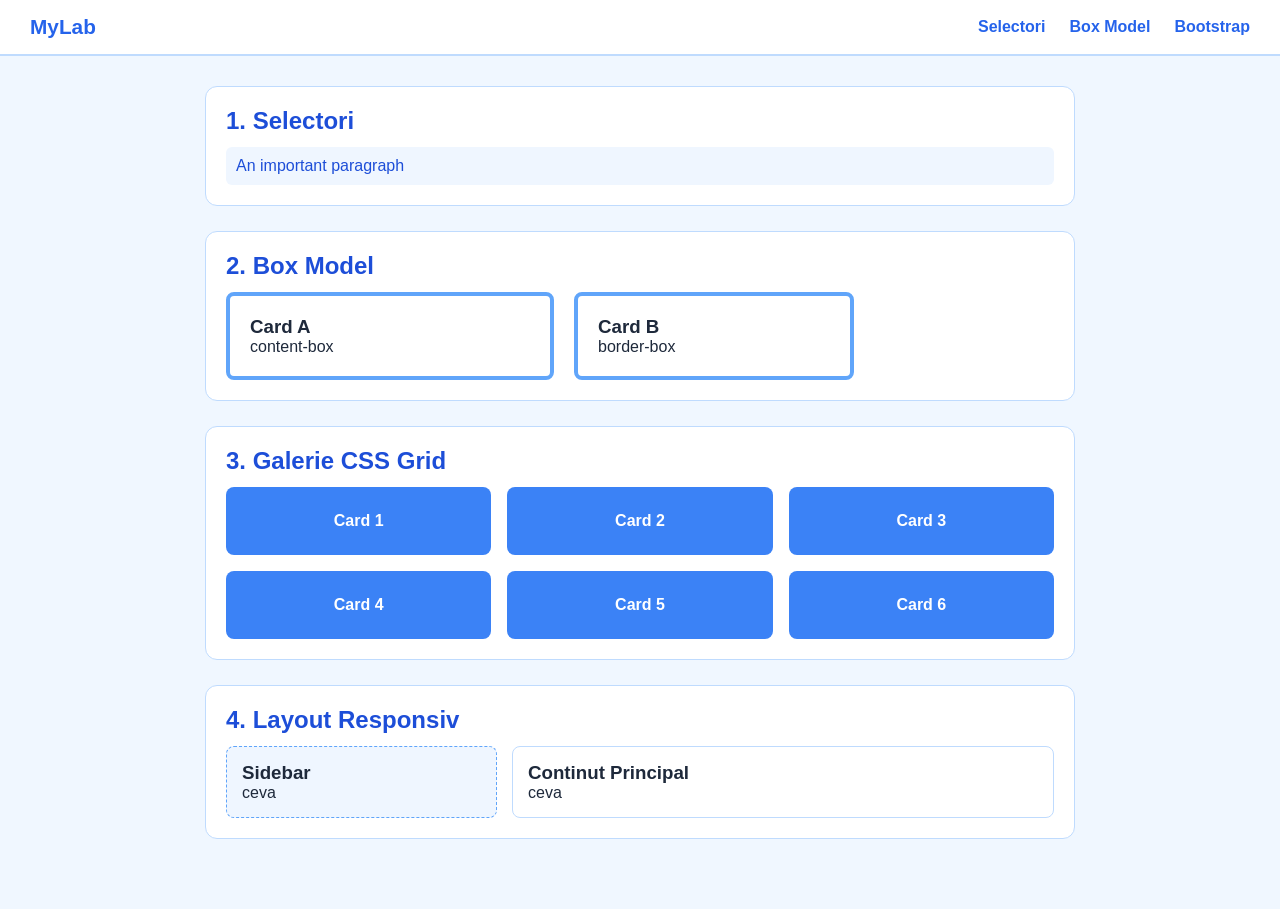
<file: project-lab/index.html>
<!DOCTYPE html>
<html lang="ro">
<head>
    <meta charset="UTF-8">
    <meta name="viewport" content="width=device-width, initial-scale=1.0">
    <title>Laborator 3 TW</title>
    <link rel="stylesheet" href="css/style.css">
</head>
<body>

    <header>
        <nav>
            <div class="brand">MyLab</div>
            <div class="nav-links">
                <a href="#selectors">Selectori</a>
                <a href="#box-model">Box Model</a>
                <a href="bootstrap-gallery.html">Bootstrap</a>
            </div>
        </nav>
    </header>

    <main class="page-container">

        <section id="selectors" class="lab-section">
            <h2>1. Selectori</h2>
            <p class="important">An important paragraph</p>
        </section>

        <section id="box-model" class="lab-section">
            <h2>2. Box Model</h2>
            <div class="box-model-demo">
                <div class="card card-a">
                    <h3>Card A</h3>
                    <p>content-box</p>
                </div>
                <div class="card card-b">
                    <h3>Card B</h3>
                    <p>border-box </p>
                </div>
            </div>
        </section>

        <section id="grid-gallery" class="lab-section">
            <h2>3. Galerie CSS Grid</h2>
            <div class="gallery">
                <div class="gallery-card">Card 1</div>
                <div class="gallery-card">Card 2</div>
                <div class="gallery-card">Card 3</div>
                <div class="gallery-card">Card 4</div>
                <div class="gallery-card">Card 5</div>
                <div class="gallery-card">Card 6</div>
            </div>
        </section>

        <section id="responsive-layout" class="lab-section">
            <h2>4. Layout Responsiv</h2>
            <div class="layout">
                <aside class="sidebar">
                    <h3>Sidebar</h3>
                    <p>ceva</p>
                </aside>
                <div class="main-content">
                    <h3>Continut Principal</h3>
                    <p>ceva</p>
                </div>
            </div>
        </section>

    </main>

</body>
</html>
</file>
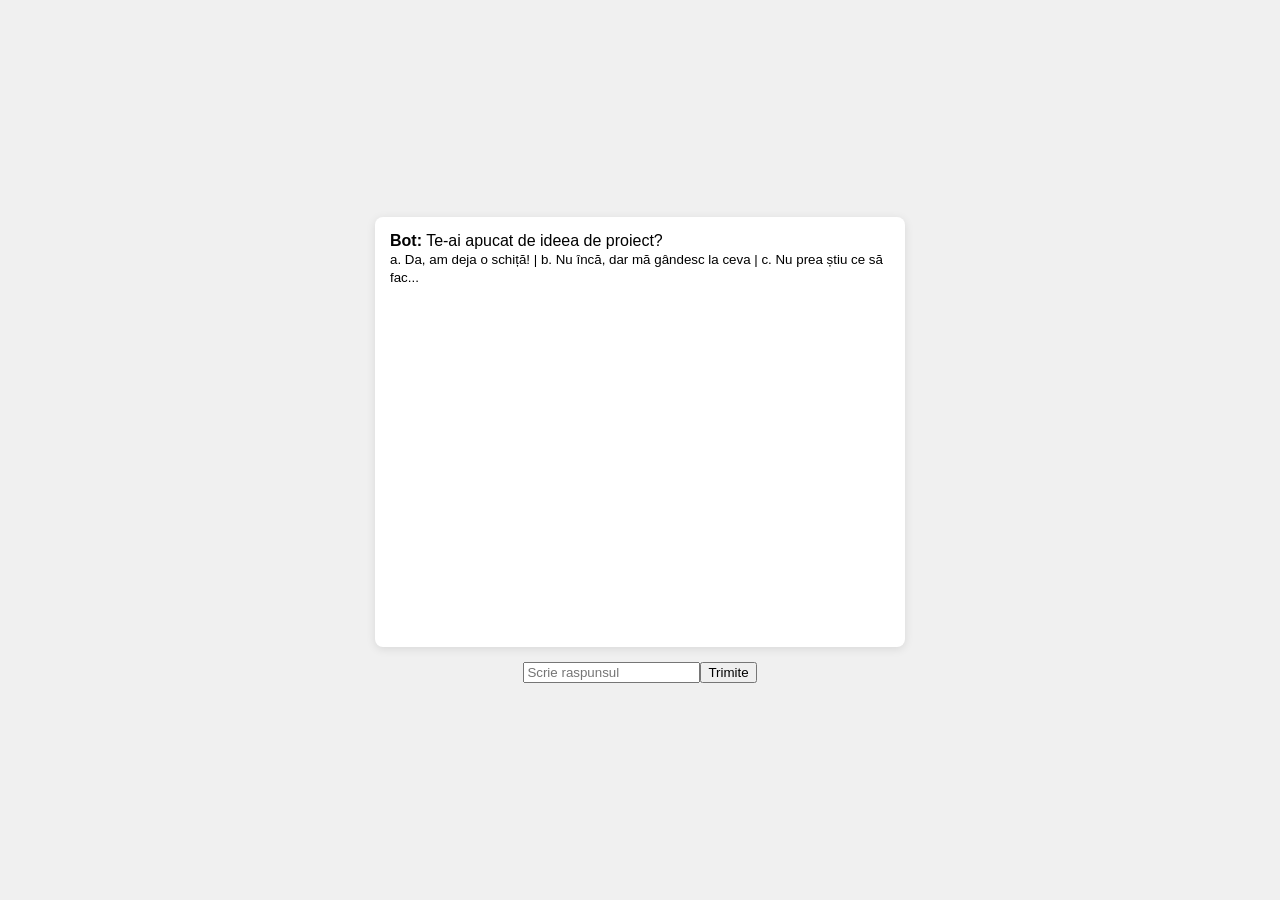
<file: HTML/chatbot.html>
<!DOCTYPE html>
<html lang="en">
<head>
    <meta charset="UTF-8">
    <meta name="viewport" content="width=device-width, initial-scale=1.0">
    <title>Chatbot</title>
    <link rel="stylesheet" href="../CSS/style.css">
    <link rel="stylesheet" href="../CSS/chatbot_style.css">
</head>
<body>
    <div class="chat-container" id="chat-container"></div>
    <form id="chat-form">
        <input type="text" id="user-input" placeholder="Scrie raspunsul " autocomplete="off">
        <button type="submit">Trimite</button>
    </form>
    
    <script src="../JS/chatbot_js.js"></script>
</body>
</html>
</file>
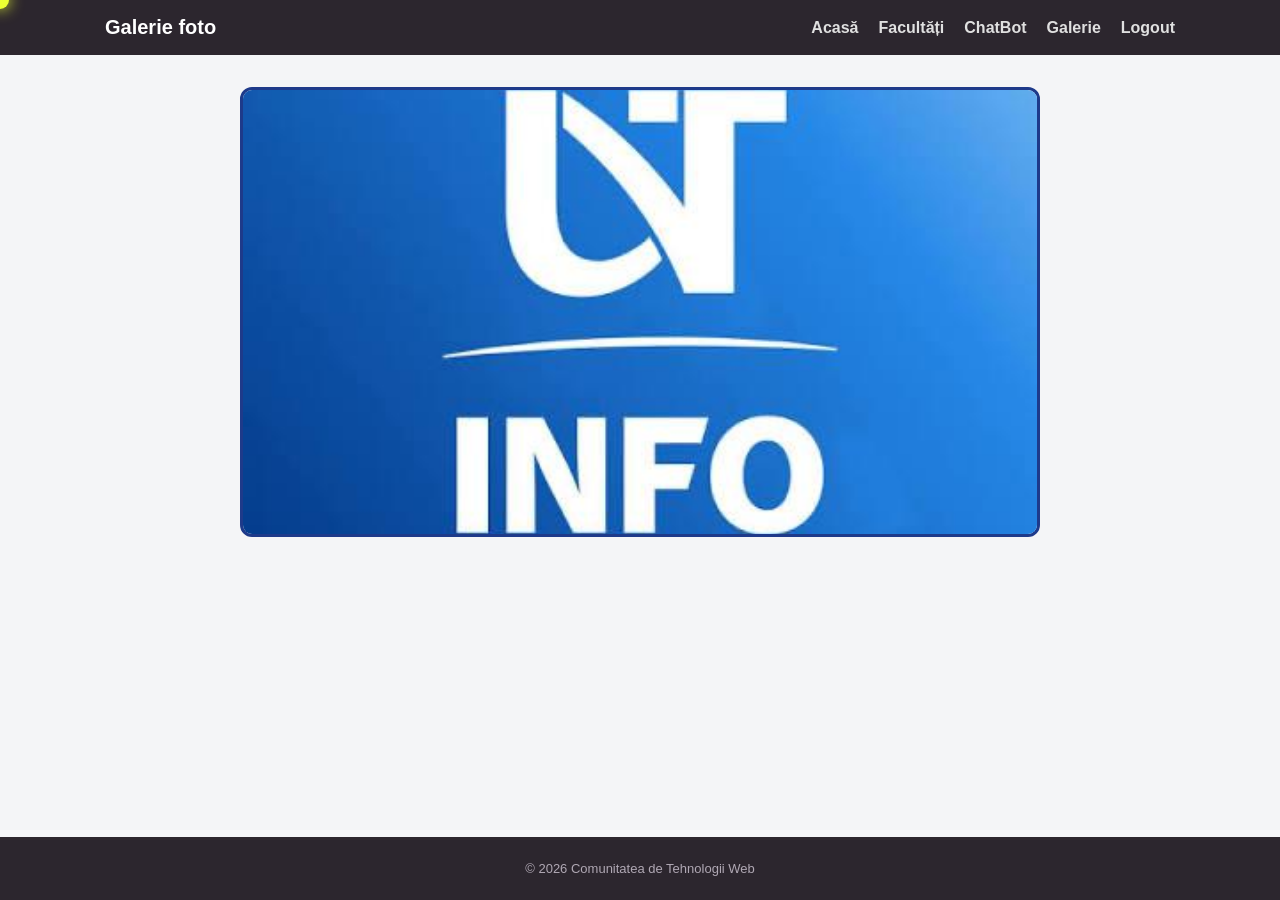
<file: HTML/galerie.html>
<!DOCTYPE html>
<html lang="ro">
<head>
    <meta charset="UTF-8">
    <meta name="viewport" content="width=device-width, initial-scale=1.0">
    <title>Galerie - Comunitatea de Tehnologii Web</title>
    <link rel="stylesheet" href="../CSS/home_style.css">
    <link rel="stylesheet" href="../CSS/galerie.css">
    <link rel="stylesheet" href="../CSS/cursor.css">
</head>
<body>
    <header>
        <div class="container header-container">
            <h1>Galerie foto</h1>
            <nav>
                <a href="home.html">Acasă</a>
                <a href="universities.html">Facultăți</a>
                <a href="chatbot.html">ChatBot</a>
                <a href="galerie.html">Galerie</a>
                <a href="login.html" class="logout-link">Logout</a>
            </nav>
        </div>
    </header>

    <main class="container">
        <!-- Container principal pentru carusel -->
        <div class="carousel-container">
            <!-- Container pentru imaginea mare -->
            <div class="carousel-view">
                <!-- Imaginea curenta din carusel -->
                <img id="carousel-image" src="../MEDIA/login-bg.jpg" alt="Carusel">
            </div>
        </div>
    </main>

    <footer>
        <div class="container footer-container">
            <p>&copy; 2026 Comunitatea de Tehnologii Web</p>
        </div>
    </footer>

    <script src="../JS/cursor.js"></script>
    <script src="../JS/galerie.js"></script>
</body>
</html>
</file>
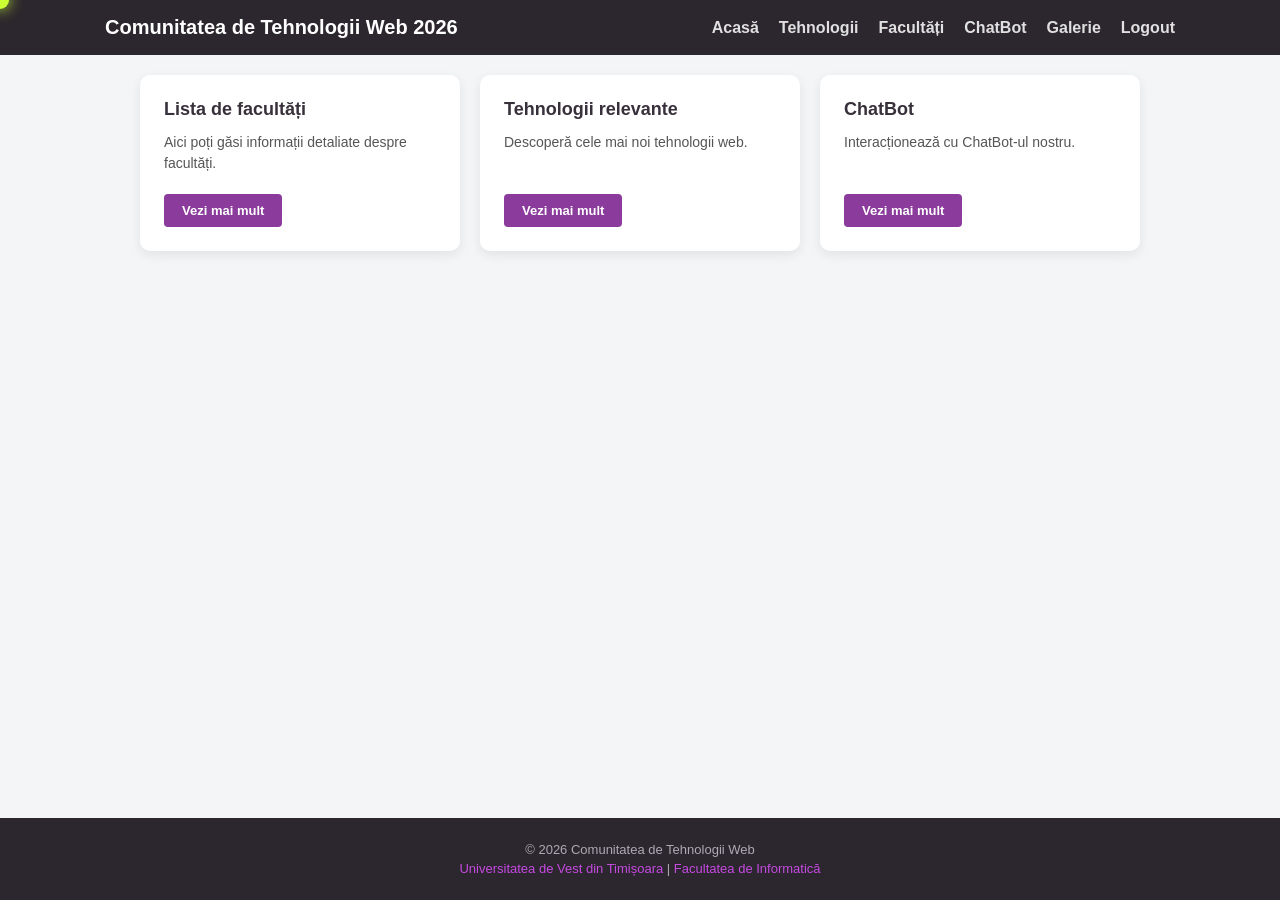
<file: HTML/home.html>
<!DOCTYPE html>
<html lang="ro">
<head>
    <meta charset="UTF-8">
    <meta name="viewport" content="width=device-width, initial-scale=1.0">
    <title>Home - Comunitatea de Tehnologii Web</title>
    <link rel="stylesheet" href="../CSS/home_style.css">
    <link rel="stylesheet" href="../CSS/cursor.css">
</head>
<body>
    <header>
        <div class="container header-container">
            <h1>Comunitatea de Tehnologii Web 2026</h1>
            <nav>
                <a href="home.html">Acasă</a>
                <a href="#tehnologii">Tehnologii</a>
                <a href="universities.html">Facultăți</a>
                <a href="chatbot.html">ChatBot</a>
                <a href="galerie.html">Galerie</a>
                <a href="login.html" class="logout-link">Logout</a>
            </nav>
        </div>
    </header>
    
    <main class="container">
    <section class="columns">
        <div class="column">
        <h2>Lista de facultăți</h2>
        <p>Aici poți găsi informații detaliate despre facultăți.</p>
        <a href="universities.html" class="btn">Vezi mai mult</a>
    </div>

        <div class="column">
            <h2>Tehnologii relevante</h2>
            <p>Descoperă cele mai noi tehnologii web.</p>
            <a href="#technologies" class="btn">Vezi mai mult</a>
        </div>

        <div class="column">
            <h2>ChatBot</h2>
            <p>Interacționează cu ChatBot-ul nostru.</p>
            <a href="chatbot.html" class="btn">Vezi mai mult</a>
        </div>
    </section>
</main>

    <footer>
        <div class="container footer-container">
            <p>&copy; 2026 Comunitatea de Tehnologii Web</p>
            <p>
                <a href="https://www.uvt.ro" target="_blank">Universitatea de Vest din Timișoara</a> |
                <a href="https://info.uvt.ro/" target="_blank">Facultatea de Informatică</a>
            </p>
        </div>
    </footer>

    <script src="../JS/cursor.js"></script>
</body>
</html>
</file>
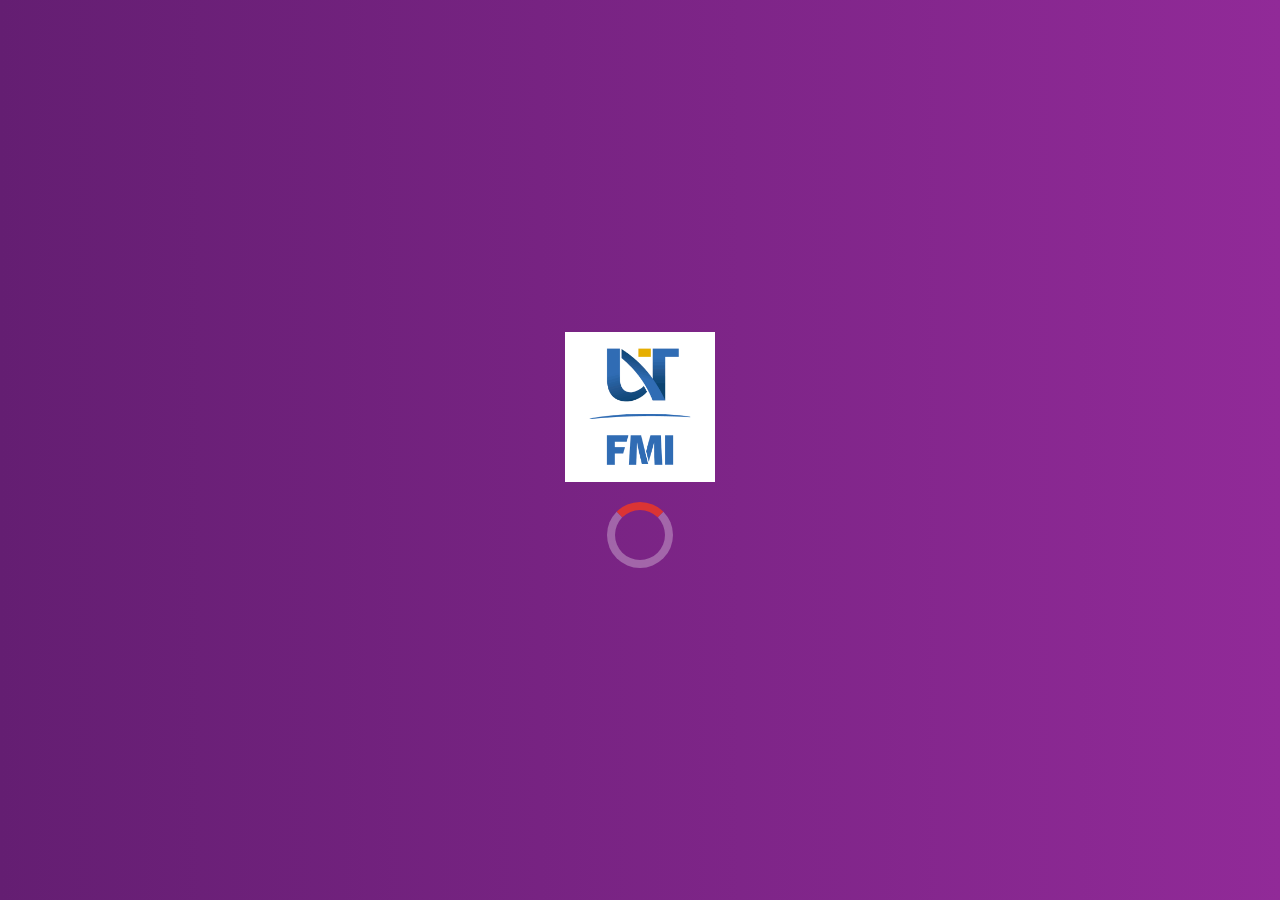
<file: HTML/loading.html>
<!DOCTYPE html>
<html lang="en">
<head>
    <meta charset="UTF-8">
    <meta name="viewport" content="width=device-width, initial-scale=1.0">
    <title>Loading...</title>
    <meta http-equiv="refresh" content="2;url=login.html">
    <link rel="stylesheet" href="../CSS/style.css">
    <link rel="stylesheet" href="../CSS/loading_style.css">
</head>
<body>
    <div class="loading-container">
        <img src="../MEDIA/logo.png" alt="Logo" class="logo">
        <div class="loader"></div>
    </div>
</body>
</html>
</file>
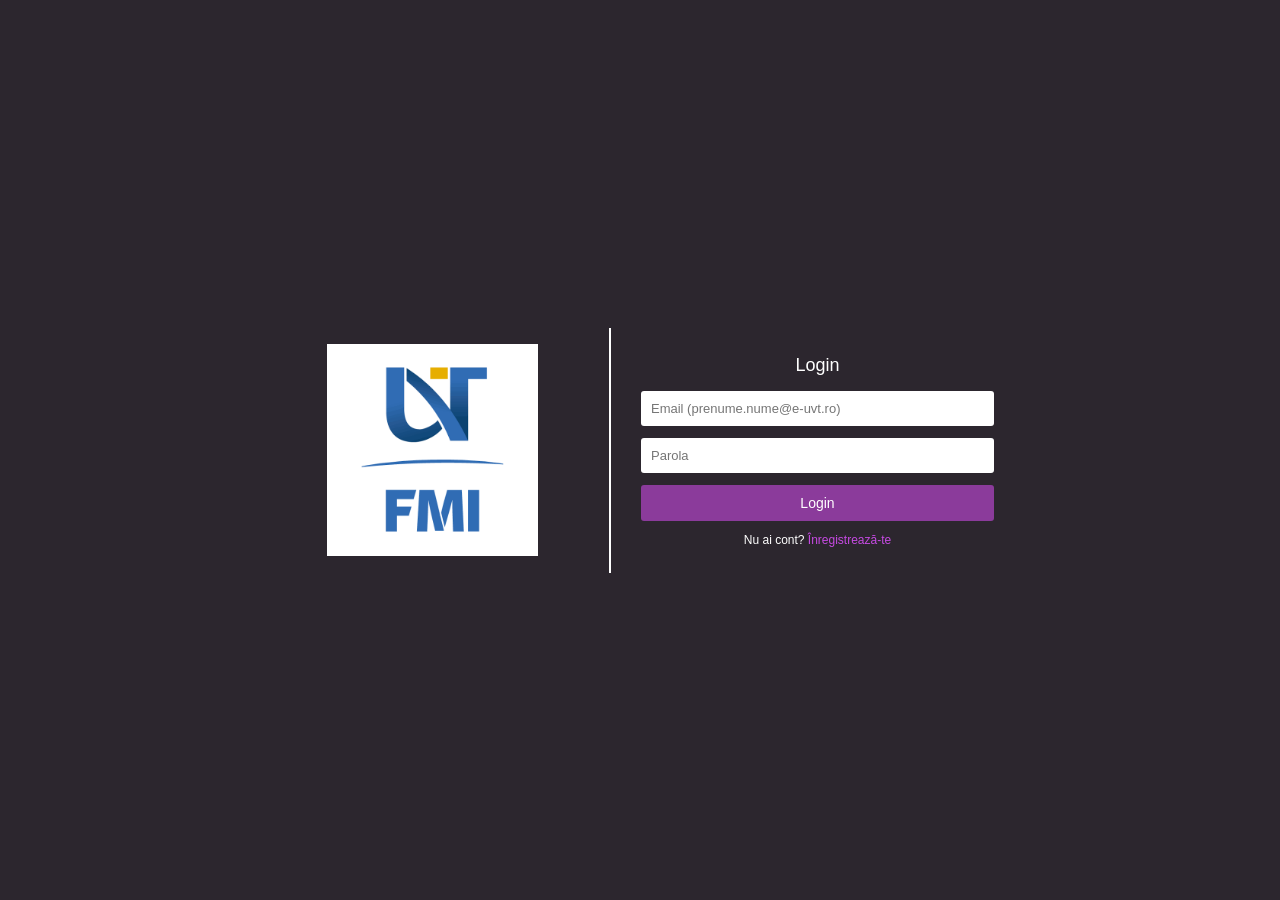
<file: HTML/login.html>
<!DOCTYPE html>
<html lang="en">
<head>
    <meta charset="UTF-8">
    <meta name="viewport" content="width=device-width, initial-scale=1.0">
    <title>Login Page</title>
    <link rel="stylesheet" href="../CSS/style.css">
    <link rel="stylesheet" href="../CSS/login_style.css">
</head>
<body>
    <div class="login-container">
        <div class="login-image">
            <img src="../MEDIA/logo.png" alt="Imagine login">
        </div>
        <div class="separator"></div>
        <div class="login-form">
            <h2>Login</h2>
            <form id="loginForm">
                <input type="email" id="email" placeholder="Email (prenume.nume@e-uvt.ro)">
                <input type="password" id="password" placeholder="Parola">
                <button type="submit">Login</button>
            </form>
            <p class="register-text">
                Nu ai cont? <a href="register.html">Înregistrează-te</a>
            </p>
        </div>
    </div>

    <script src="../JS/login_js.js"></script>
</body>
</html>
</file>
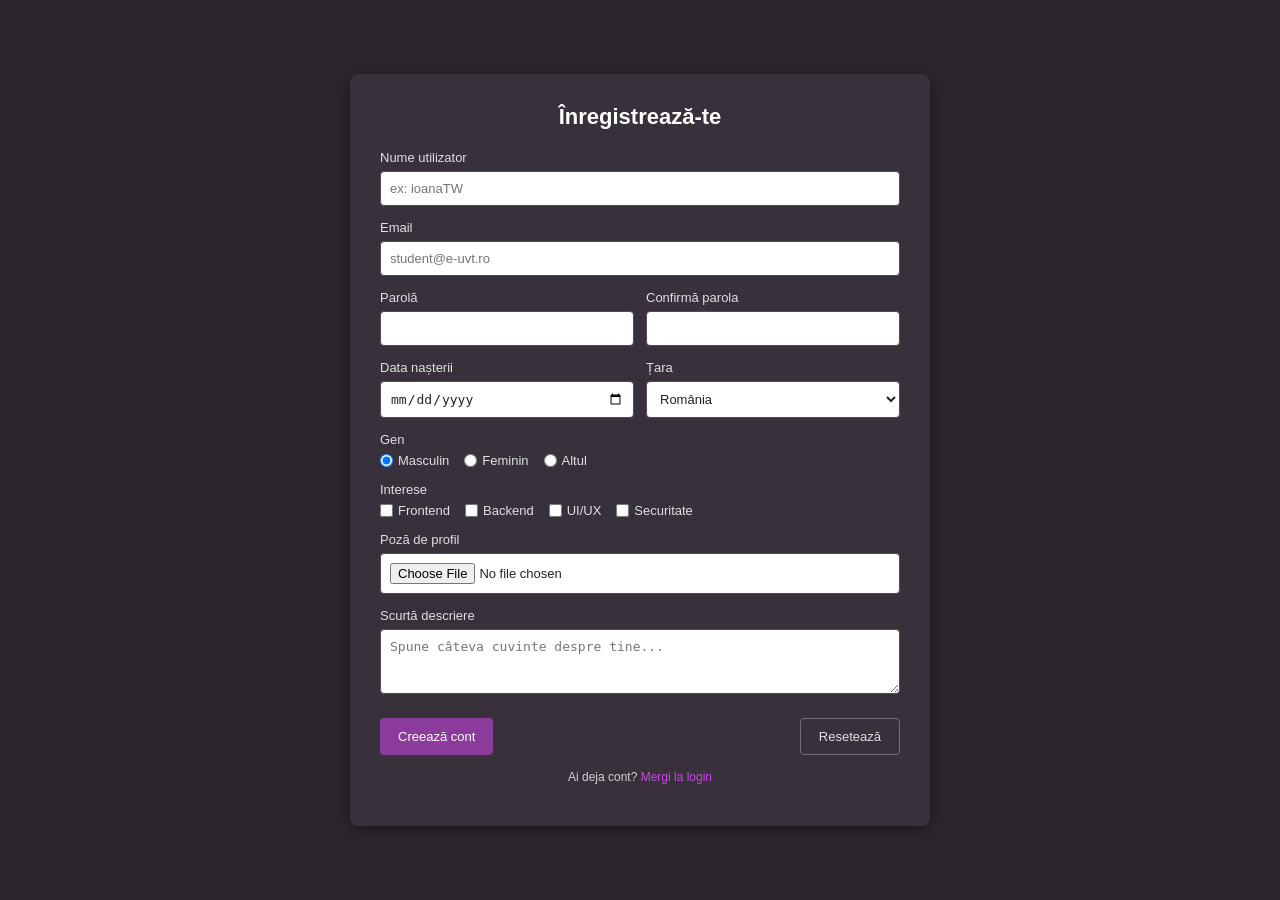
<file: HTML/register.html>
<!DOCTYPE html>
<html lang="ro">
<head>
    <meta charset="UTF-8">
    <meta name="viewport" content="width=device-width, initial-scale=1.0">
    <title>Înregistrare</title>
    <link rel="stylesheet" href="../CSS/style.css">
    <link rel="stylesheet" href="../CSS/register_style.css">
</head>
<body>
    <main class="page">
        <section class="card">
            <h1>Înregistrează-te</h1>
            <form class="register-form" action="login.html" method="post" enctype="multipart/form-data">
                
                <div class="row">
                    <label for="username">Nume utilizator</label>
                    <input type="text" id="username" name="username" placeholder="ex: ioanaTW" required>
                </div>

                <div class="row">
                    <label for="email">Email</label>
                    <input type="email" id="email" name="email" placeholder="student@e-uvt.ro" required>
                </div>

                <div class="row two-col">
                    <div>
                        <label for="password">Parolă</label>
                        <input type="password" id="password" name="password" required>
                    </div>
                    <div>
                        <label for="confirm_password">Confirmă parola</label>
                        <input type="password" id="confirm_password" name="confirm_password" required>
                    </div>
                </div>

                <div class="row two-col">
                    <div>
                        <label for="dob">Data nașterii</label>
                        <input type="date" id="dob" name="dob" required>
                    </div>
                    <div>
                        <label for="country">Țara</label>
                        <select id="country" name="country">
                            <option value="ro">România</option>
                            <option value="md">Moldova</option>
                            <option value="other">Altă țară</option>
                        </select>
                    </div>
                </div>

                <div class="row">
                    <label>Gen</label>
                    <div class="checkbox-grid">
                        <label><input type="radio" name="gender" value="m" checked> Masculin</label>
                        <label><input type="radio" name="gender" value="f"> Feminin</label>
                        <label><input type="radio" name="gender" value="o"> Altul</label>
                    </div>
                </div>

                <div class="row">
                    <label>Interese</label>
                    <div class="checkbox-grid">
                        <label><input type="checkbox" name="interests" value="frontend"> Frontend</label>
                        <label><input type="checkbox" name="interests" value="backend"> Backend</label>
                        <label><input type="checkbox" name="interests" value="uiux"> UI/UX</label>
                        <label><input type="checkbox" name="interests" value="security"> Securitate</label>
                    </div>
                </div>

                <div class="row">
                    <label for="avatar">Poză de profil</label>
                    <input type="file" id="avatar" name="avatar">
                </div>

                <div class="row">
                    <label for="bio">Scurtă descriere</label>
                    <textarea id="bio" name="bio" rows="3" placeholder="Spune câteva cuvinte despre tine..."></textarea>
                </div>

                <div class="actions">
                    <button type="submit" class="btn primary">Creează cont</button>
                    <button type="reset" class="btn ghost">Resetează</button>
                </div>

                <p class="login-link">
                    Ai deja cont? <a href="login.html">Mergi la login</a>
                </p>
            </form>
        </section>
    </main>
</body>
</html>
</file>
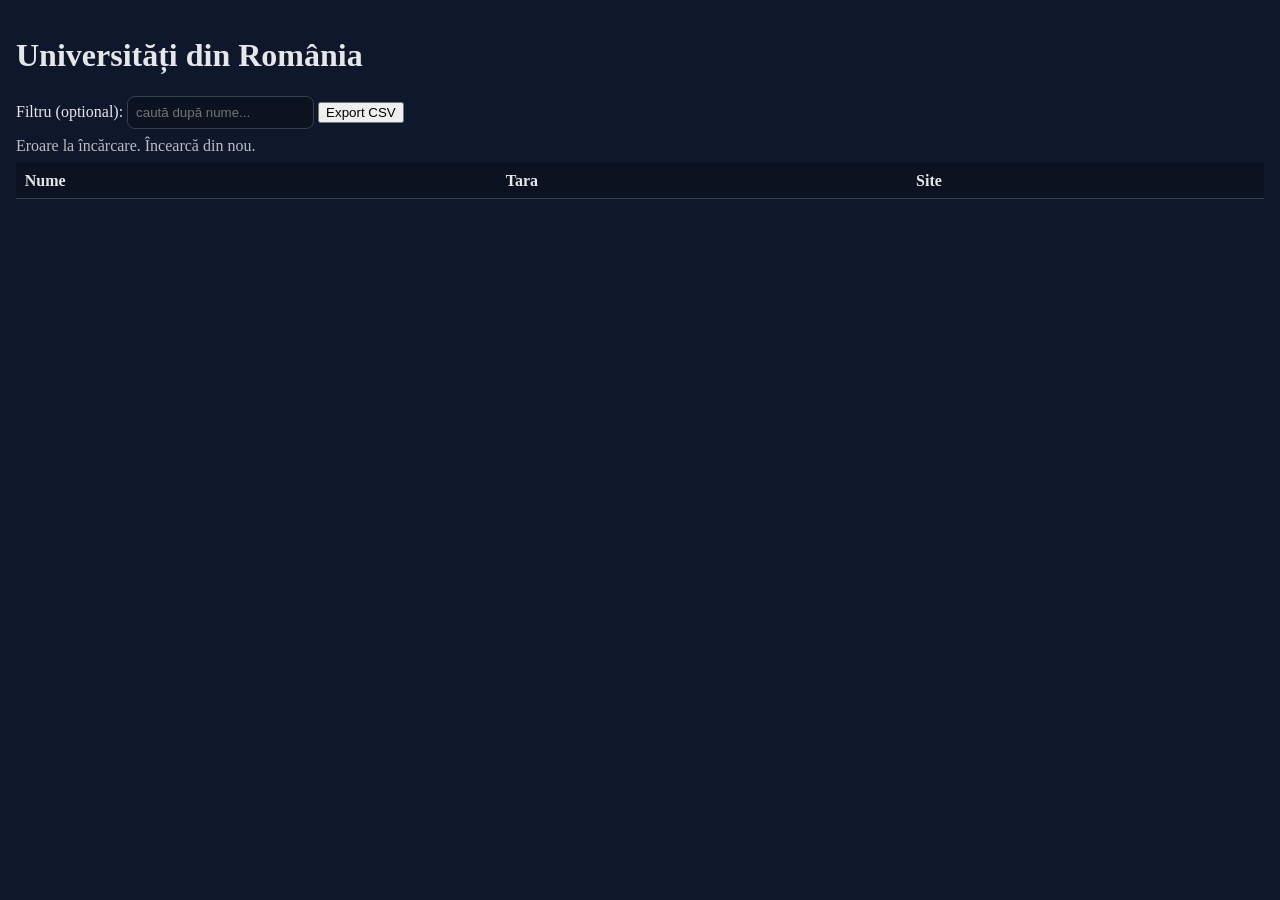
<file: HTML/universities.html>
<!DOCTYPE html>
<html lang="ro">
<head>
    <meta charset="UTF-8">
    <meta name="viewport" content="width=device-width, initial-scale=1.0">
    <title>Universități din România</title>
    <link rel="stylesheet" href="../CSS/universities_style.css">
</head>
<body>
    <div>
        <h1>Universități din România</h1>
        <label for="q">Filtru (optional):</label>
        <input id="q" placeholder="caută după nume..." />
        <button id="export">Export CSV</button>
        <div id="status" class="status"></div>
        <table>
            <thead>
                <tr>
                    <th>Nume</th>
                    <th>Tara</th>
                    <th>Site</th>
                </tr>
            </thead>
            <tbody id="tbody"></tbody>
        </table>
    </div>

    <script src="../JS/universities_js.js"></script>
</body>
</html>
</file>
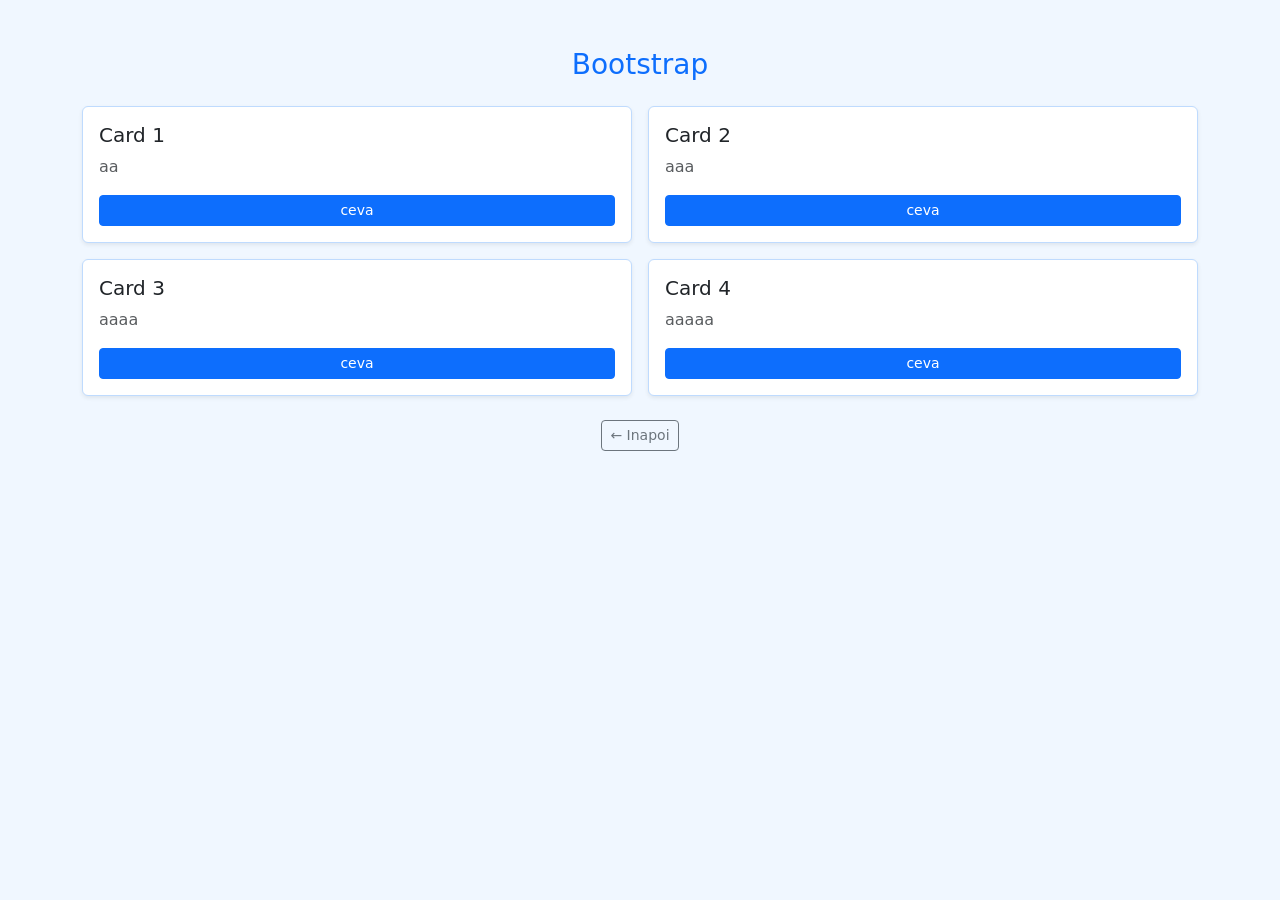
<file: project-lab/bootstrap-gallery.html>
<!DOCTYPE html>
<html lang="ro">
<head>
    <meta charset="UTF-8">
    <meta name="viewport" content="width=device-width, initial-scale=1.0">
    <title>Galerie Bootstrap</title>
    <link href="https://cdn.jsdelivr.net/npm/bootstrap@5.3.3/dist/css/bootstrap.min.css" rel="stylesheet">
    <style>
        body { background-color: #f0f7ff; }
        .card { border-color: #bfdbfe; }
    </style>
</head>
<body class="py-5">

    <div class="container">
        <header class="mb-4 text-center">
            <h1 class="h3 text-primary">Bootstrap</h1>
        </header>

        <div class="row g-3">
            <div class="col-12 col-md-6">
                <div class="card p-3 shadow-sm">
                    <h5>Card 1</h5>
                    <p class="text-muted">aa</p>
                    <a href="#" class="btn btn-primary btn-sm">ceva</a>
                </div>
            </div>

            <div class="col-12 col-md-6">
                <div class="card p-3 shadow-sm">
                    <h5>Card 2</h5>
                    <p class="text-muted">aaa</p>
                    <a href="#" class="btn btn-primary btn-sm">ceva</a>
                </div>
            </div>

            <div class="col-12 col-md-6">
                <div class="card p-3 shadow-sm">
                    <h5>Card 3</h5>
                    <p class="text-muted">aaaa</p>
                    <a href="#" class="btn btn-primary btn-sm">ceva</a>
                </div>
            </div>

            <div class="col-12 col-md-6">
                <div class="card p-3 shadow-sm">
                    <h5>Card 4</h5>
                    <p class="text-muted">aaaaa</p>
                    <a href="#" class="btn btn-primary btn-sm">ceva</a>
                </div>
            </div>
        </div>

        <div class="mt-4 text-center">
            <a href="index.html" class="btn btn-outline-secondary btn-sm">&larr; Inapoi</a>
        </div>
    </div>

    <script src="https://cdn.jsdelivr.net/npm/bootstrap@5.3.3/dist/js/bootstrap.bundle.min.js"></script>
</body>
</html>
</file>
<file: project-lab/css/style.css>
* {
    margin: 0;
    padding: 0;
    box-sizing: border-box;
}

body {
    font-family: Arial, sans-serif;
    background-color: #f0f7ff; 
    color: #1e293b;
    padding-bottom: 40px;
}

nav {
    display: flex;
    justify-content: space-between;
    align-items: center;
    background-color: #ffffff;
    padding: 15px 30px;
    border-bottom: 2px solid #bfdbfe;
}

.brand {
    font-weight: bold;
    font-size: 1.3rem;
    color: #2563eb;
}

.nav-links {
    display: flex;
    gap: 1.5rem;
}

.nav-links a {
    text-decoration: none;
    color: #2563eb;
    font-weight: 600;
}

.page-container {
    max-width: 900px;
    margin: 30px auto;
    padding: 0 15px;
}

.lab-section {
    background: #ffffff;
    border: 1px solid #bfdbfe;
    border-radius: 12px;
    padding: 20px;
    margin-bottom: 25px;
}

.lab-section h2 {
    color: #1d4ed8;
    margin-bottom: 12px;
}

p.important {
    color: #60a5fa; 
    font-size: 16px;
    padding: 10px;
}

p.important {
    color: #1d4ed8; 
    background-color: #eff6ff;
    border-radius: 6px;
}

.box-model-demo {
    display: flex;
    gap: 20px;
    flex-wrap: wrap;
}

.card {
    width: 280px;
    padding: 20px;
    border: 4px solid #60a5fa;
    background-color: #ffffff;
    border-radius: 8px;
}

.card-a {
    box-sizing: content-box;
}

.card-b {
    box-sizing: border-box;
}

.gallery {
    display: grid;
    grid-template-columns: repeat(auto-fit, minmax(min(100%, 200px), 1fr));
    gap: 1rem;
}

.gallery-card {
    background-color: #3b82f6;
    color: #ffffff;
    padding: 25px;
    text-align: center;
    border-radius: 8px;
    font-weight: bold;
}

/* Pasul 5: Layout Responsiv */
.layout {
    display: grid;
    grid-template-columns: 1fr;
    gap: 15px;
}

.sidebar {
    background: #eff6ff;
    border: 1px dashed #60a5fa;
    padding: 15px;
    border-radius: 8px;
}

.main-content {
    background: #ffffff;
    border: 1px solid #bfdbfe;
    padding: 15px;
    border-radius: 8px;
}

@media (min-width: 768px) {
    .layout {
        grid-template-columns: 1fr 2fr;
    }
}
</file>
<file: CSS/style.css>
body {
    margin: 0;
    padding: 0;
    display: flex;
    justify-content: center;
    align-items: center;
    height: 100vh;
    font-family: Arial, sans-serif;
}
</file>
<file: CSS/chatbot_style.css>
body {
background-color: #f0f0f0;
display: flex;
justify-content: center;
align-items: center;
height: 100vh;
margin: 0;
flex-direction: column;
}
.chat-container {
max-width: 500px;
width: 90%;
height: 400px;
padding: 15px;
background-color: #ffffff;
border-radius: 8px;
box-shadow: 0 2px 10px rgba(0, 0, 0, 0.1);
margin-bottom: 15px;
overflow-y: auto;
}
.message {
margin-bottom: 10px;
}
#chat-form {
display: flex;
}
</file>
<file: CSS/home_style.css>
* {
    box-sizing: border-box;
    margin: 0;
    padding: 0;
}

html, body {
    height: 100%;
    font-family: Arial, sans-serif;
}

body {
    background-color: #f4f5f7;
    display: flex;
    flex-direction: column;
    min-height: 100vh;
}

.container {
    width: 100%;
    max-width: 1100px;
    margin: 0 auto;
    padding: 0 15px;
}

header {
    background-color: #2c262e;
    color: #ffffff;
    padding: 16px 0;
}

.header-container {
    display: flex;
    justify-content: space-between;
    align-items: center;
}

header h1 {
    font-size: 20px;
}

header nav {
    display: flex;
    justify-content: center;
    gap: 20px;
}

header nav a {
    color: #e0e0e0;
    text-decoration: none;
    font-weight: bold;
    transition: color 0.2s;
}

header nav a:hover, .logout-link:hover {
    color: #ee82ff;
}

main {
    flex: 1;
    margin: 0 auto;
    padding: 40px 15px;
}

.columns {
    display: flex;
    gap: 20px;
    margin: 20px 0;
    flex-wrap: wrap;
    justify-content: center;
}

.column {
    background-color: #ffffff;
    padding: 24px;
    border-radius: 10px;
    width: 320px;
    box-shadow: 0 4px 12px rgba(0, 0, 0, 0.08);
    display: flex;
    flex-direction: column;
    justify-content: space-between;
}

.column h2 {
    margin-bottom: 12px;
    color: #38303b;
    font-size: 18px;
}

.column p {
    margin-bottom: 20px;
    font-size: 14px;
    line-height: 1.5;
    color: #555555;
    flex: 1;
}

.btn {
    display: inline-block;
    align-self: flex-start;
    padding: 9px 18px;
    border-radius: 4px;
    background-color: #8b3b9b;
    color: #ffffff;
    text-decoration: none;
    font-size: 13px;
    font-weight: bold;
    transition: background 0.3s;
}

.btn:hover {
    background-color: #5a2c7d;
}

footer {
    background-color: #2c262e;
    color: #b0a8b4;
    padding: 20px 0;
    text-align: center;
    font-size: 13px;
}

.footer-container p {
    margin: 4px 0;
}

footer a {
    color: #c64ae2;
    text-decoration: none;
}

footer a:hover {
    color: #ee82ff;
}

@media (max-width: 900px) {
    main {
        width: 100%;
        max-width: 800px;
    }

    .columns {
        justify-content: center;
    }

    .column {
        width: 300px;
    }
}

@media (max-width: 750px) {
    .header-container {
        flex-direction: column;
        gap: 12px;
        text-align: center;
    }

    header nav {
        flex-direction: column;
        gap: 10px;
    }

    main {
        width: 90%;
        padding: 10px 0;
    }

    .columns {
        flex-direction: column;
        align-items: center;
        gap: 15px;
        margin: 20px 0;
    }

    .column {
        width: 100%;
    }
}
</file>
<file: CSS/galerie.css>
.carousel-container {
  display: flex;
  flex-direction: column;
  align-items: center;
  gap: 16px;
  padding: 32px 16px;
}

.carousel-view {
  width: min(800px, 100%);
  height: clamp(220px, 55vw, 450px);
  overflow: hidden; 
  border: 3px solid #1e3a8a;
  border-radius: 12px;
}

.carousel-view img {
  width: 100%;
  height: 100%;
  object-fit: cover;
  transition: transform 0.5s ease;
}
</file>
<file: CSS/cursor.css>
#cursor {
  position: fixed;
  top: 0;
  left: 0;
  width: 18px;
  height: 18px;
  border-radius: 50%;
  background-color: hsl(0, 100%, 60%);
  box-shadow: 0 0 10px rgba(255, 255, 255, 0.3);
  z-index: 9999;
  transform: translate(-50%, -50%);
  pointer-events: none;
}
</file>
<file: CSS/loading_style.css>
body {
    background: linear-gradient(90deg, #641e72, #912a98);
}

.loading-container {
    display: flex;
    flex-direction: column;
    align-items: center;
}

.logo {
    width: 150px;
    height: auto;
    margin-bottom: 20px;
}

.loader {
    border: 8px solid rgba(255, 255, 255, 0.3);
    border-top: 8px solid #db3434;
    border-radius: 50%;
    width: 50px;
    height: 50px;
    animation: spin 2s linear infinite;
}

@keyframes spin {
    0% { transform: rotate(0deg); }
    100% { transform: rotate(360deg); }
}
</file>
<file: CSS/login_style.css>
body {
    background-color: #2c262e; 
}

.login-container {
    display: flex;
    width: 60%;
    max-width: 800px;
    height: 350px;
    min-height: 300px;
    background-color: transparent;
    align-items: center;
}

.login-image {
    flex: 1;
    display: flex;
    justify-content: center;
    align-items: center;
    overflow: hidden;
}

.login-image img {
    width: 60%;
    height: auto;
    object-fit: contain;
}

.separator {
    width: 2px;
    height: 70%;
    background-color: #ffffff; 
}

.login-form {
    flex: 1;
    display: flex;
    flex-direction: column;
    justify-content: center;
    margin-left: 0;
    padding: 30px;
    color: #ffffff;
}

.login-form h2 {
    margin-bottom: 15px;
    text-align: center;
    font-weight: normal;
    color: #ffffff;
    font-size: 18px;
}

.login-form form {
    display: flex;
    flex-direction: column;
    width: 100%;
}

.login-form input {
    padding: 10px;
    margin-bottom: 12px;
    border: none;
    border-radius: 3px;
    font-size: 13px;
    background-color: #ffffff;
    box-sizing: border-box;
    width: 100%;
}

input:focus {
    outline: 1px solid #3471B8;
}

input:hover {
    transform: scale(1.01);
    transition: all .1s ease-in-out;
}

.login-form button {
    padding: 10px;
    background-color: #8b3b9b;
    border: none;
    border-radius: 3px;
    color: white;
    font-size: 14px;
    cursor: pointer;
    transition: background 0.3s;
    width: 100%;
}

.login-form button:hover {
    background-color: #5a2c7d;
}

.register-text {
    margin-top: 12px;
    text-align: center;
    font-size: 12px;
    color: #ffffff;
}

.register-text a {
    color: #c64ae2;
    text-decoration: none;
    font-weight: normal;
    transition: color 0.3s;
}

.register-text a:hover {
    color: #ee82ff;
}
</file>
<file: CSS/register_style.css>
html, body {
    background-color: #2c262e;
    color: #ffffff;
    margin: 0;
    padding: 0;
    min-height: 100vh;
}

.page {
    display: flex;
    justify-content: center;
    align-items: center;
    padding: 30px 15px;
    width: 100%;
}

.card {
    background-color: #38303b;
    border-radius: 8px;
    padding: 30px;
    width: 100%;
    max-width: 520px;
    box-shadow: 0 4px 15px rgba(0, 0, 0, 0.4);
}

h1 {
    text-align: center;
    margin-top: 0;
    margin-bottom: 20px;
    color: #ffffff;
    font-size: 22px;
}

.row {
    margin-bottom: 14px;
    text-align: left;
}

.row label {
    display: block;
    margin-bottom: 6px;
    font-weight: 500;
    font-size: 13px;
    color: #e0e0e0;
}

input, select, textarea {
    width: 100%;
    border-radius: 4px;
    border: 1px solid #554859;
    background: #ffffff;
    color: #222222;
    font-size: 13px;
    padding: 9px;
    box-sizing: border-box;
    outline: none;
}

input:focus, select:focus, textarea:focus {
    border-color: #c64ae2;
    box-shadow: 0 0 5px rgba(198, 74, 226, 0.5);
}

.two-col {
    display: flex;
    gap: 12px;
}

.two-col > div {
    flex: 1;
}

.checkbox-grid {
    display: flex;
    gap: 15px;
    flex-wrap: wrap;
    font-size: 13px;
}

.checkbox-grid label {
    display: flex;
    align-items: center;
    gap: 5px;
    cursor: pointer;
    margin-bottom: 0;
}

.checkbox-grid input {
    width: auto;
    margin: 0;
}

.actions {
    display: flex;
    justify-content: space-between;
    margin-top: 20px;
}

.btn {
    padding: 10px 18px;
    border-radius: 4px;
    font-size: 13px;
    cursor: pointer;
    border: none;
    transition: background 0.2s;
}

.btn.primary {
    background-color: #8b3b9b;
    color: #ffffff;
}

.btn.primary:hover {
    background-color: #5a2c7d;
}

.btn.ghost {
    background-color: transparent;
    border: 1px solid #776a7d;
    color: #e0e0e0;
}

.btn.ghost:hover {
    background-color: rgba(255, 255, 255, 0.08);
}

.login-link {
    text-align: center;
    font-size: 12px;
    margin-top: 15px;
    color: #d1d1d1;
}

.login-link a {
    color: #c64ae2;
    text-decoration: none;
}

.login-link a:hover {
    color: #ee82ff;
}
</file>
<file: CSS/universities_style.css>
body {
    margin: 0;
    padding: 16px;
    background: #0f172a;
    color: #e5e7eb;
}

.status {
    opacity: .8;
    margin: 8px 0;
}

input {
    padding: .5rem;
    border-radius: .5rem;
    border: 1px solid #334155;
    background: #0b1220;
    color: #e5e7eb;
}

table {
    width: 100%;
    border-collapse: collapse;
    margin-top: 8px;
    background: #0b1220;
}

th, td {
    padding: .55rem;
    border-bottom: 1px solid #334155;
    text-align: left;
    vertical-align: top;
}

td a {
    color: #a7f3d0;
    text-decoration: none;
}

td a:hover {
    text-decoration: underline;
}
</file>
